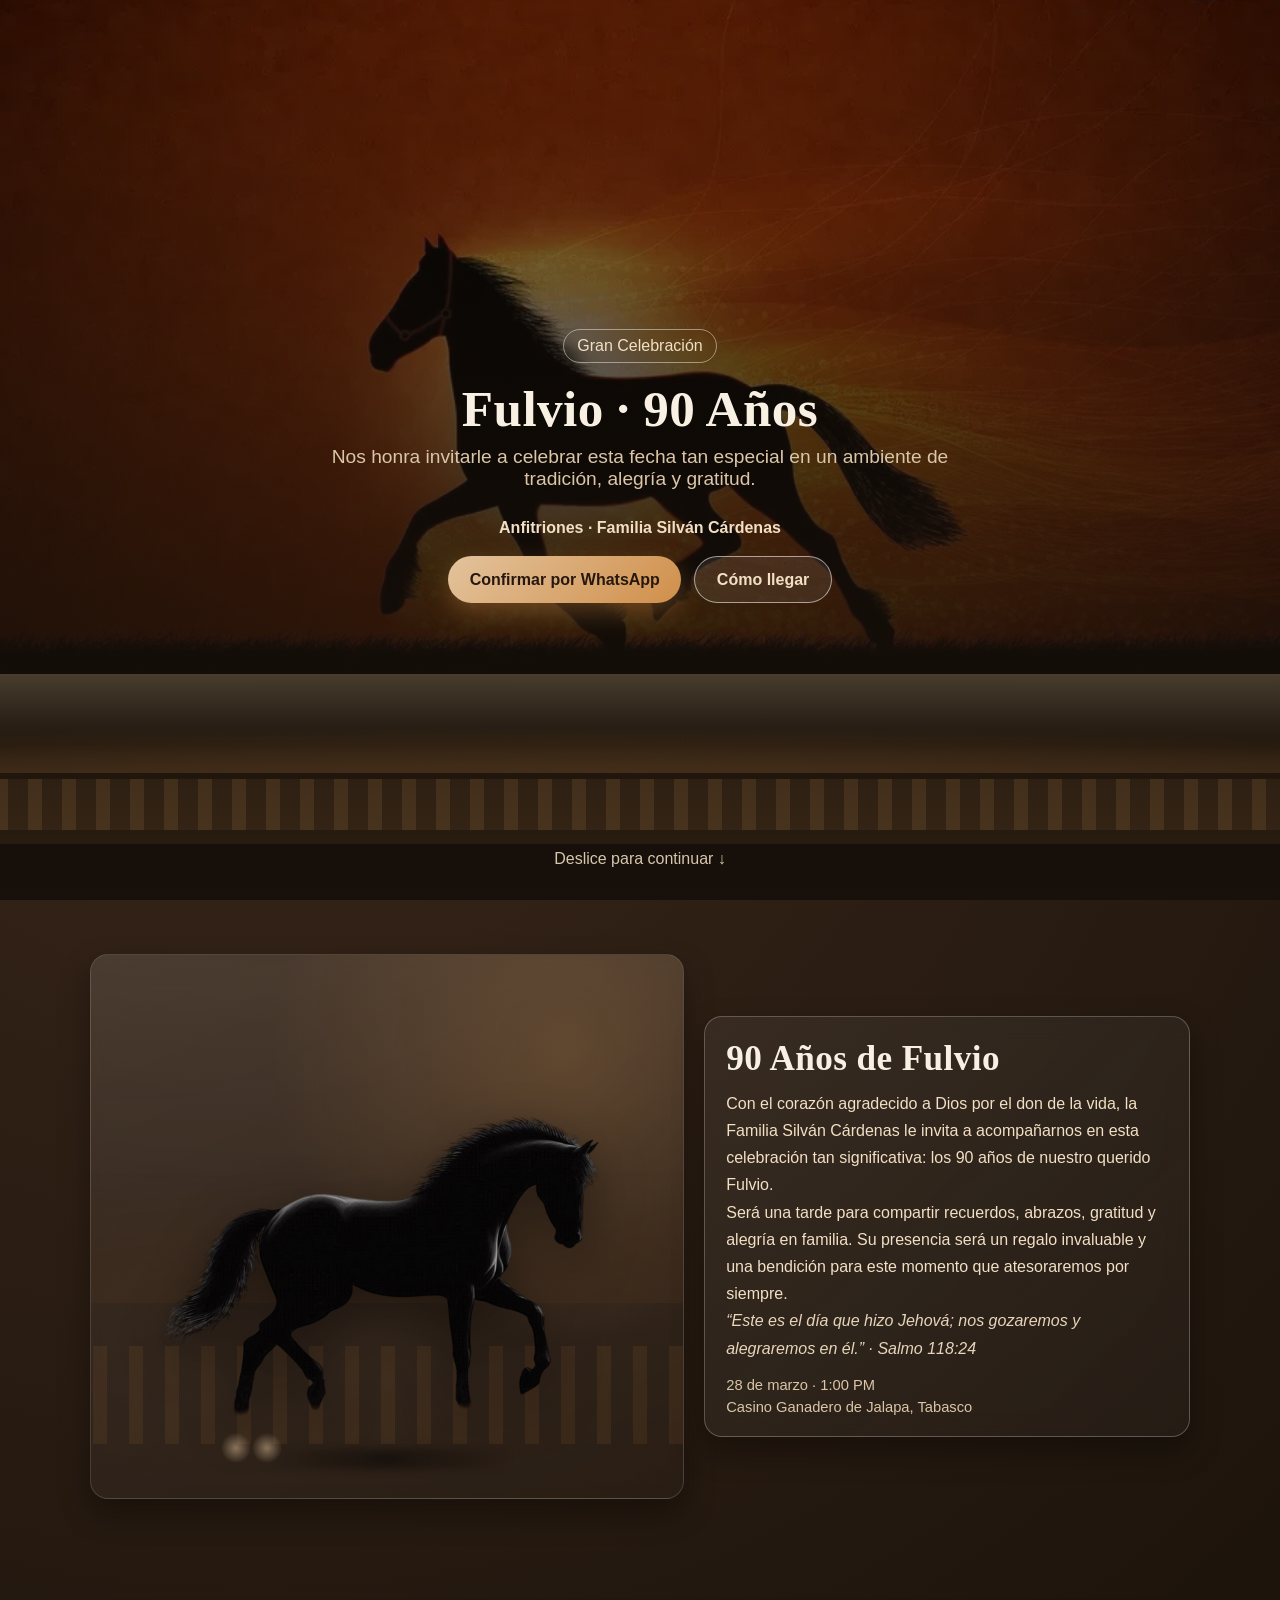
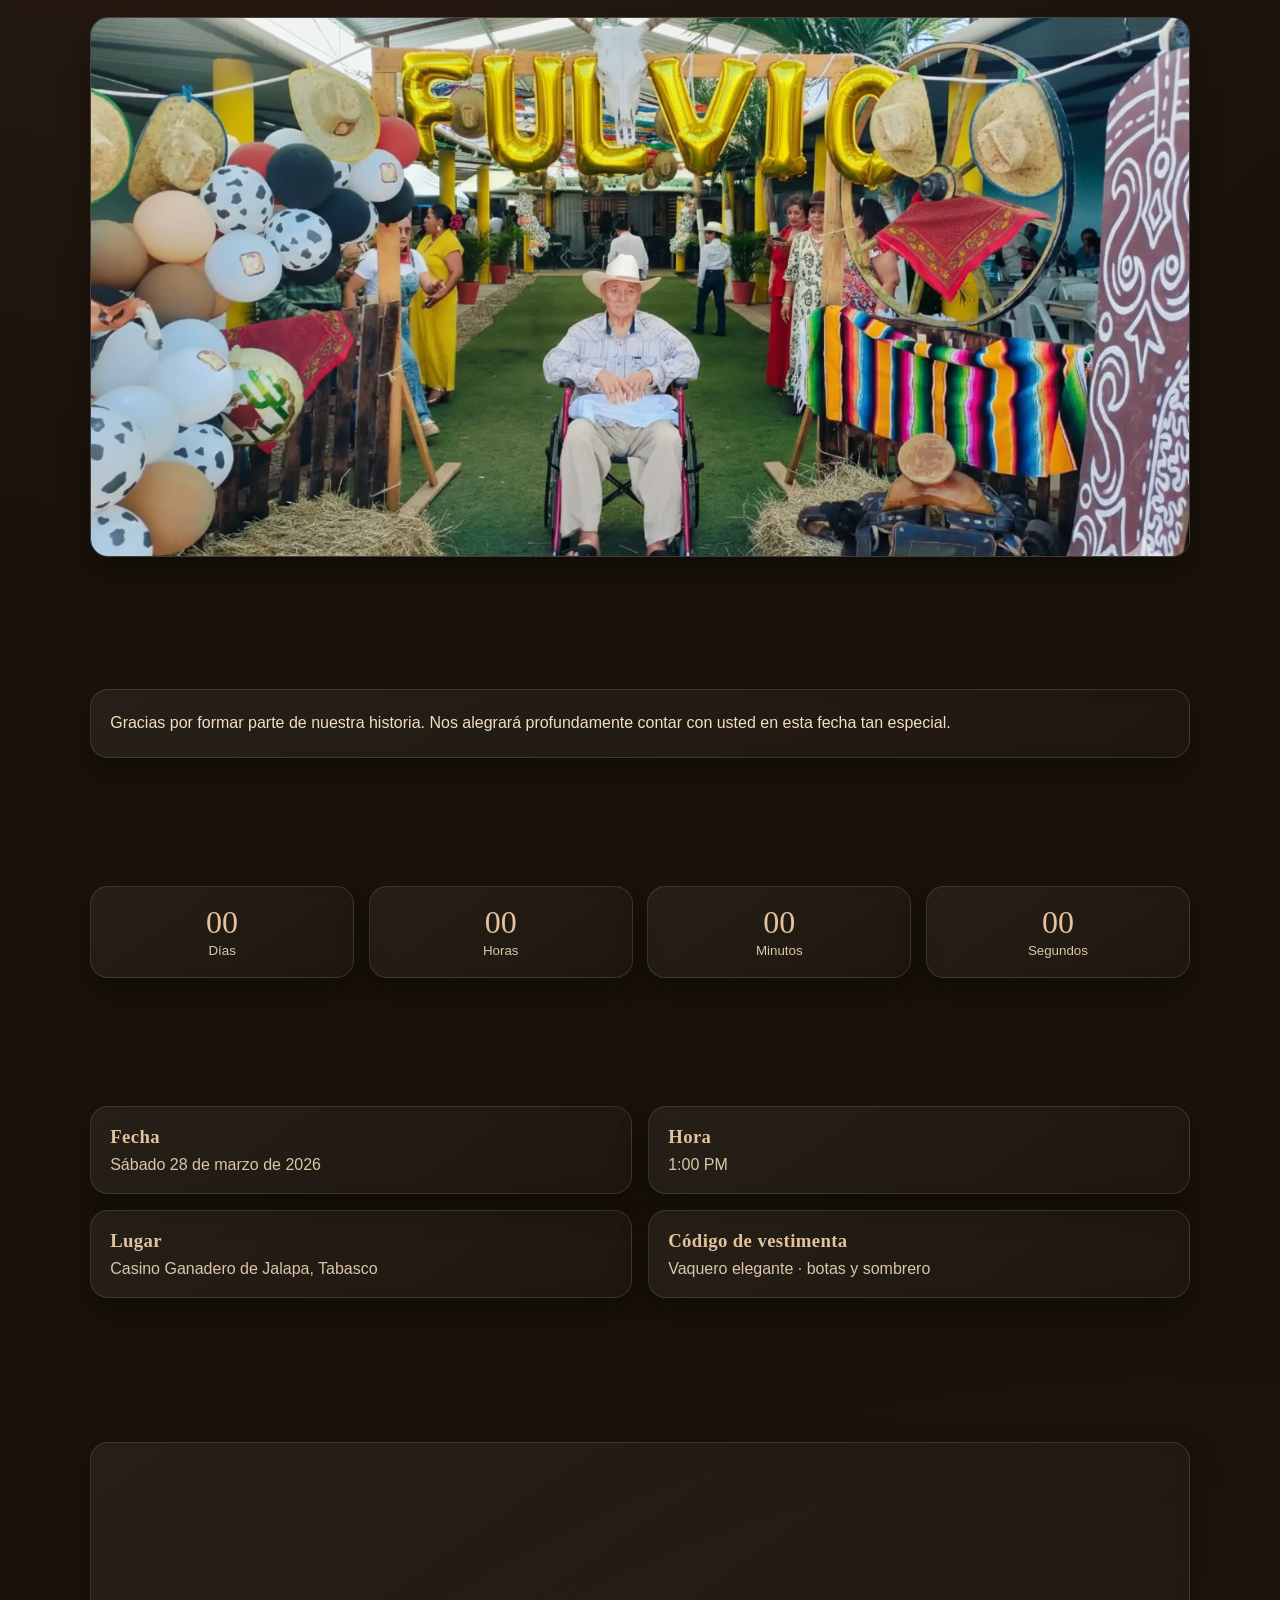
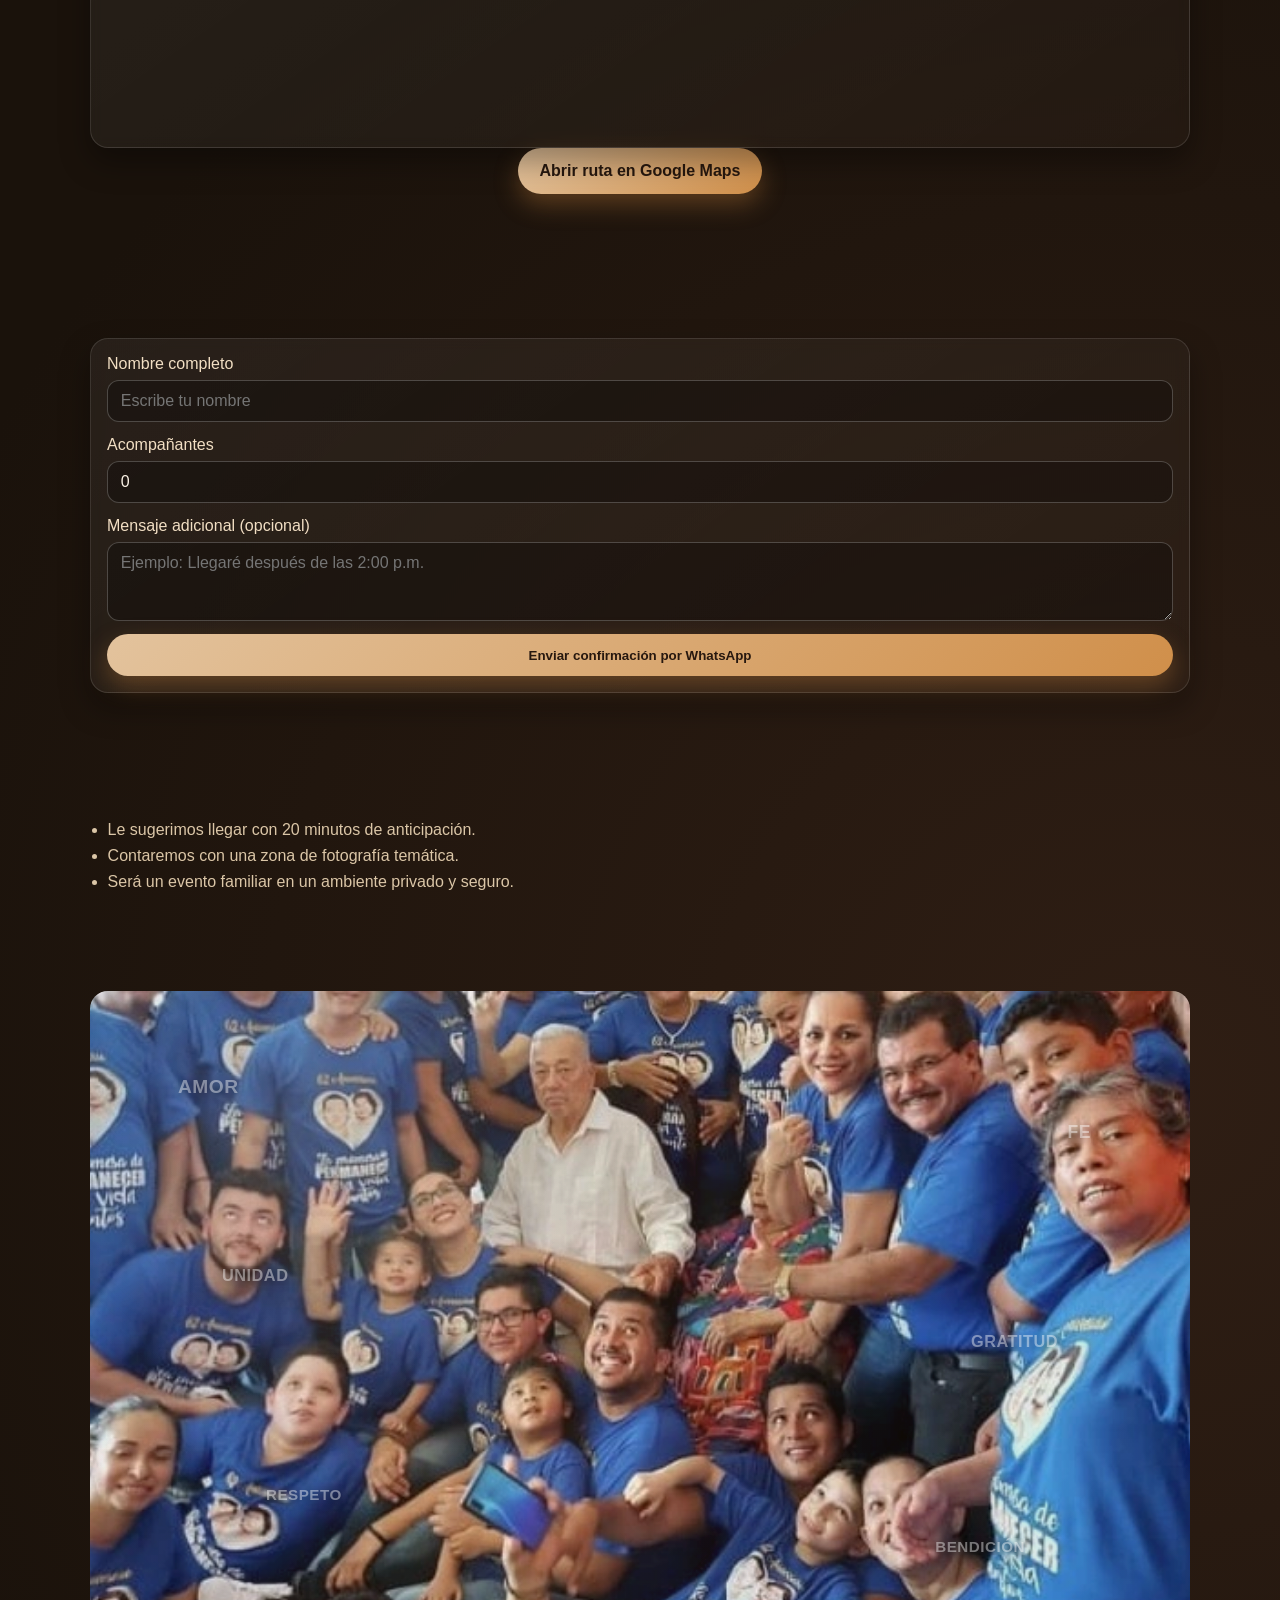
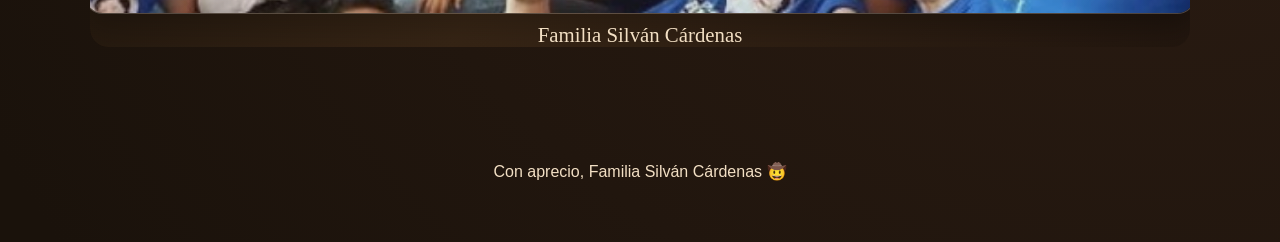
<file: index.html>
<!doctype html>
<html lang="es">
  <head>
    <meta charset="UTF-8" />
    <meta name="viewport" content="width=device-width, initial-scale=1.0" />
    <meta
      http-equiv="Content-Security-Policy"
      content="default-src 'self' data: blob: http: https:; script-src 'self' 'unsafe-inline' 'unsafe-eval' http: https:; style-src 'self' 'unsafe-inline' https://fonts.googleapis.com; font-src 'self' https://fonts.gstatic.com data:; img-src 'self' data: blob: http: https:; media-src 'self' data: blob: http: https:; connect-src 'self' data: blob: http: https: ws: wss:; frame-src 'self' http: https:;"
    />
    <title>Invitación 90 Años | Fulvio</title>
    <meta
      name="description"
      content="Invitación digital para la celebración de los 90 años de Fulvio: información del evento, ubicación y confirmación por WhatsApp."
    />
    <link rel="icon" href="data:image/svg+xml,%3Csvg xmlns='http://www.w3.org/2000/svg' viewBox='0 0 100 100'%3E%3Ctext y='0.9em' font-size='90'%3E%F0%9F%90%8E%3C/text%3E%3C/svg%3E" />
    <link rel="preconnect" href="https://fonts.googleapis.com" />
    <link rel="preconnect" href="https://fonts.gstatic.com" crossorigin />
    <link
      href="https://fonts.googleapis.com/css2?family=Montserrat:wght@300;400;500;700&family=Cinzel:wght@600;700&display=swap"
      rel="stylesheet"
    />
    <link rel="stylesheet" href="styles.css" />
  </head>
  <body>

    <div class="grain"></div>

    <header class="hero section">
      <div class="hero-overlay"></div>
      <div class="container hero-content reveal">
        <p class="badge">Gran Celebración</p>
        <h1>Fulvio · 90 Años</h1>
        <p class="hero-subtitle">
          Nos honra invitarle a celebrar esta fecha tan especial en un ambiente de tradición,
          alegría y gratitud.
        </p>
        <p class="hosts-inline">Anfitriones · Familia Silván Cárdenas</p>

        <div class="hero-actions">
          <a class="btn btn-primary" href="#confirmacion">Confirmar por WhatsApp</a>
          <a class="btn btn-ghost" href="#ubicacion">Cómo llegar</a>
        </div>
      </div>

      <div class="horse-track" aria-hidden="true">
        <span class="prairie-layer prairie-sky"></span>
        <span class="prairie-layer prairie-hills"></span>
        <span class="prairie-layer prairie-grass"></span>
        <div class="runner runner-1">
          <img class="runner-horse" src="assets/caballo.png" alt="" />
          <span class="dust"></span>
        </div>
        <div class="runner runner-2">
          <img class="runner-horse" src="assets/caballo.png" alt="" />
          <span class="dust"></span>
        </div>
        <div class="runner runner-3">
          <img class="runner-horse" src="assets/caballo.png" alt="" />
          <span class="dust"></span>
        </div>
        <div class="runner runner-4">
          <img class="runner-horse" src="assets/caballo.png" alt="" />
          <span class="dust"></span>
        </div>
        <div class="runner runner-5">
          <img class="runner-horse" src="assets/caballo.png" alt="" />
          <span class="dust"></span>
        </div>
      </div>

      <div class="scroll-hint">Deslice para continuar ↓</div>
    </header>

    <main>
      <section class="section horse-component" id="horseComponent">
        <div class="container reveal horse-component-grid">
          <div class="horse-stage" id="horseParallaxStage" aria-hidden="true">
            <span class="stage-landscape stage-landscape-sky"></span>
            <span class="stage-landscape stage-landscape-mountains"></span>
            <span class="stage-landscape stage-landscape-ground"></span>
            <div class="horse-image-wrap" id="horseParallaxGroup">
              <img
                id="horsePng"
                class="horse-png"
                src="assets/caballo.png"
                alt="Caballo galopando"
              />
              <span class="horse-shadow"></span>
              <span class="horse-dust horse-dust-1"></span>
              <span class="horse-dust horse-dust-2"></span>
            </div>
          </div>

          <article class="glass-invite-card">
            <h2>90 Años de Fulvio</h2>
            <p>
              Con el corazón agradecido a Dios por el don de la vida, la Familia Silván Cárdenas
              le invita a acompañarnos en esta celebración tan significativa: los 90 años de nuestro
              querido Fulvio.
            </p>
            <p>
              Será una tarde para compartir recuerdos, abrazos, gratitud y alegría en familia.
              Su presencia será un regalo invaluable y una bendición para este momento que atesoraremos
              por siempre.
            </p>
            <p class="glass-quote">“Este es el día que hizo Jehová; nos gozaremos y alegraremos en él.” · Salmo 118:24</p>
            <div class="glass-meta">
              <span>28 de marzo · 1:00 PM</span>
              <span>Casino Ganadero de Jalapa, Tabasco</span>
            </div>
          </article>
        </div>
      </section>

      <section class="section">
        <div class="container reveal">
          <figure class="cover-photo">
            <img
              src="assets/fulvio.webp"
              alt="Portada del festejo de Fulvio"
            />
          </figure>
        </div>
      </section>

      <section class="section">
        <div class="container reveal">
          <article class="card message-card">
            <p>
              Gracias por formar parte de nuestra historia.
              Nos alegrará profundamente contar con usted en esta fecha tan especial.
            </p>
          </article>
        </div>
      </section>

      <section class="section">
        <div class="container reveal">
          <div class="countdown" id="countdown">
            <div class="time-card"><span id="days">00</span><small>Días</small></div>
            <div class="time-card"><span id="hours">00</span><small>Horas</small></div>
            <div class="time-card"><span id="minutes">00</span><small>Minutos</small></div>
            <div class="time-card"><span id="seconds">00</span><small>Segundos</small></div>
          </div>
        </div>
      </section>

      <section class="section">
        <div class="container reveal">
          <div class="grid">
            <article class="card">
              <h3>Fecha</h3>
              <p id="eventDateText">Sábado 28 de marzo de 2026</p>
            </article>
            <article class="card">
              <h3>Hora</h3>
              <p id="eventTimeText">1:00 PM</p>
            </article>
            <article class="card">
              <h3>Lugar</h3>
              <p id="eventLocationText">Casino Ganadero de Jalapa, Tabasco</p>
            </article>
            <article class="card">
              <h3>Código de vestimenta</h3>
              <p>Vaquero elegante · botas y sombrero</p>
            </article>
          </div>
        </div>
      </section>

      <section class="section" id="ubicacion">
        <div class="container reveal">
          <div class="map-wrap">
            <iframe
              id="mapFrame"
              title="Mapa del evento"
              loading="lazy"
              referrerpolicy="no-referrer-when-downgrade"
              src="https://www.google.com/maps?q=Casino%20Ganadero%20de%20Jalapa%20Tabasco&z=14&output=embed"
            ></iframe>
          </div>
          <div class="map-actions">
            <a
              class="btn btn-primary"
              id="gpsButton"
              target="_blank"
              rel="noopener noreferrer"
              href="https://www.google.com/maps?q=Casino%20Ganadero%20de%20Jalapa%20Tabasco"
              >Abrir ruta en Google Maps</a
            >
          </div>
        </div>
      </section>

      <section class="section" id="confirmacion">
        <div class="container reveal">
          <form class="rsvp-form" id="rsvpForm">
            <label>
              Nombre completo
              <input type="text" id="guestName" placeholder="Escribe tu nombre" required />
            </label>
            <label>
              Acompañantes
              <input type="number" id="companions" min="0" max="10" value="0" />
            </label>
            <label>
              Mensaje adicional (opcional)
              <textarea id="extraMessage" rows="3" placeholder="Ejemplo: Llegaré después de las 2:00 p.m."></textarea>
            </label>

            <button class="btn btn-primary" type="submit">Enviar confirmación por WhatsApp</button>
          </form>
        </div>
      </section>

      <section class="section">
        <div class="container reveal">
          <ul class="tips">
            <li>Le sugerimos llegar con 20 minutos de anticipación.</li>
            <li>Contaremos con una zona de fotografía temática.</li>
            <li>Será un evento familiar en un ambiente privado y seguro.</li>
          </ul>
        </div>
      </section>

      <section class="section closing-family">
        <div class="container reveal">
          <figure class="closing-photo">
            <img src="assets/silvanes.webp" alt="Familia Silván Cárdenas" />
            <div class="family-values" aria-hidden="true">
              <span>Amor</span>
              <span>Fe</span>
              <span>Unidad</span>
              <span>Gratitud</span>
              <span>Respeto</span>
              <span>Bendición</span>
            </div>
            <figcaption>Familia Silván Cárdenas</figcaption>
          </figure>
        </div>
      </section>
    </main>

    <footer class="footer section">
      <div class="container reveal">
        <p>Con aprecio, Familia Silván Cárdenas 🤠</p>
      </div>
    </footer>

    <audio id="horseNeighAudio" preload="none"></audio>

    <script src="script.js"></script>
  </body>
</html>
</file>
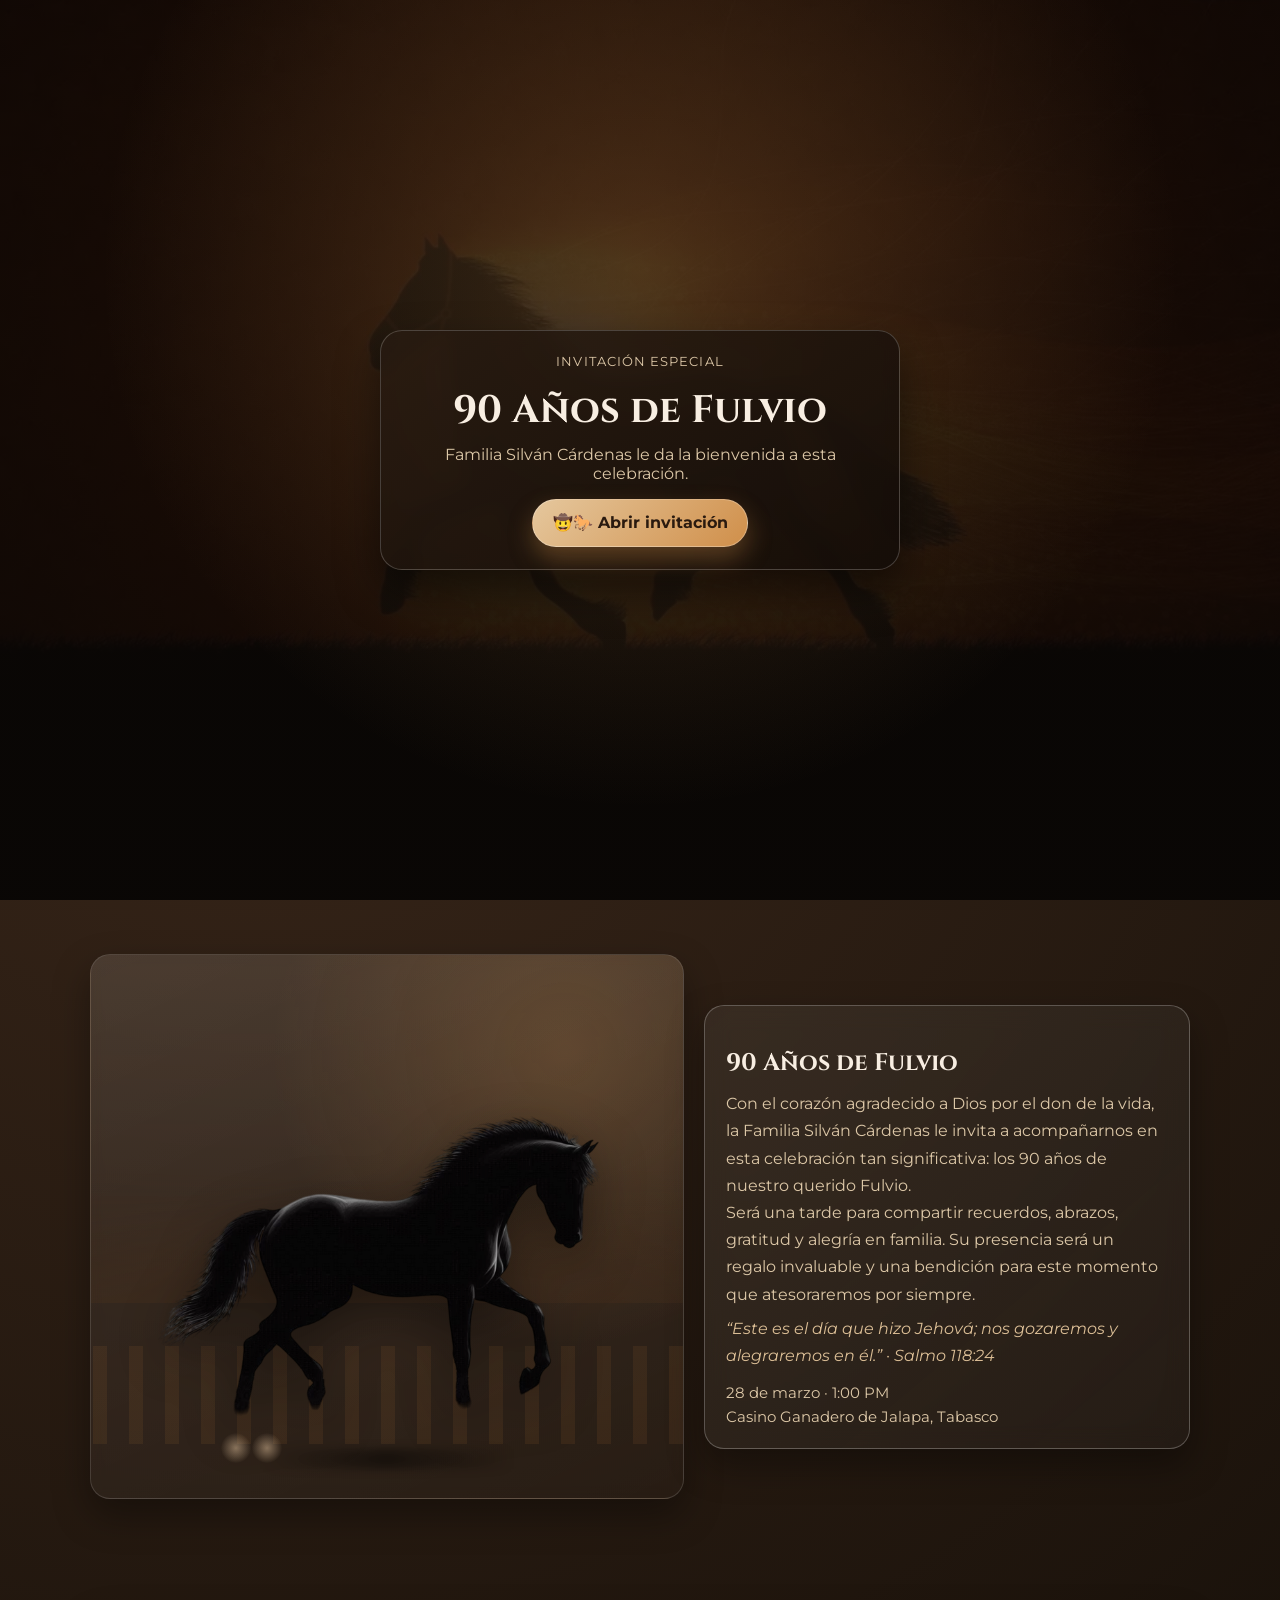
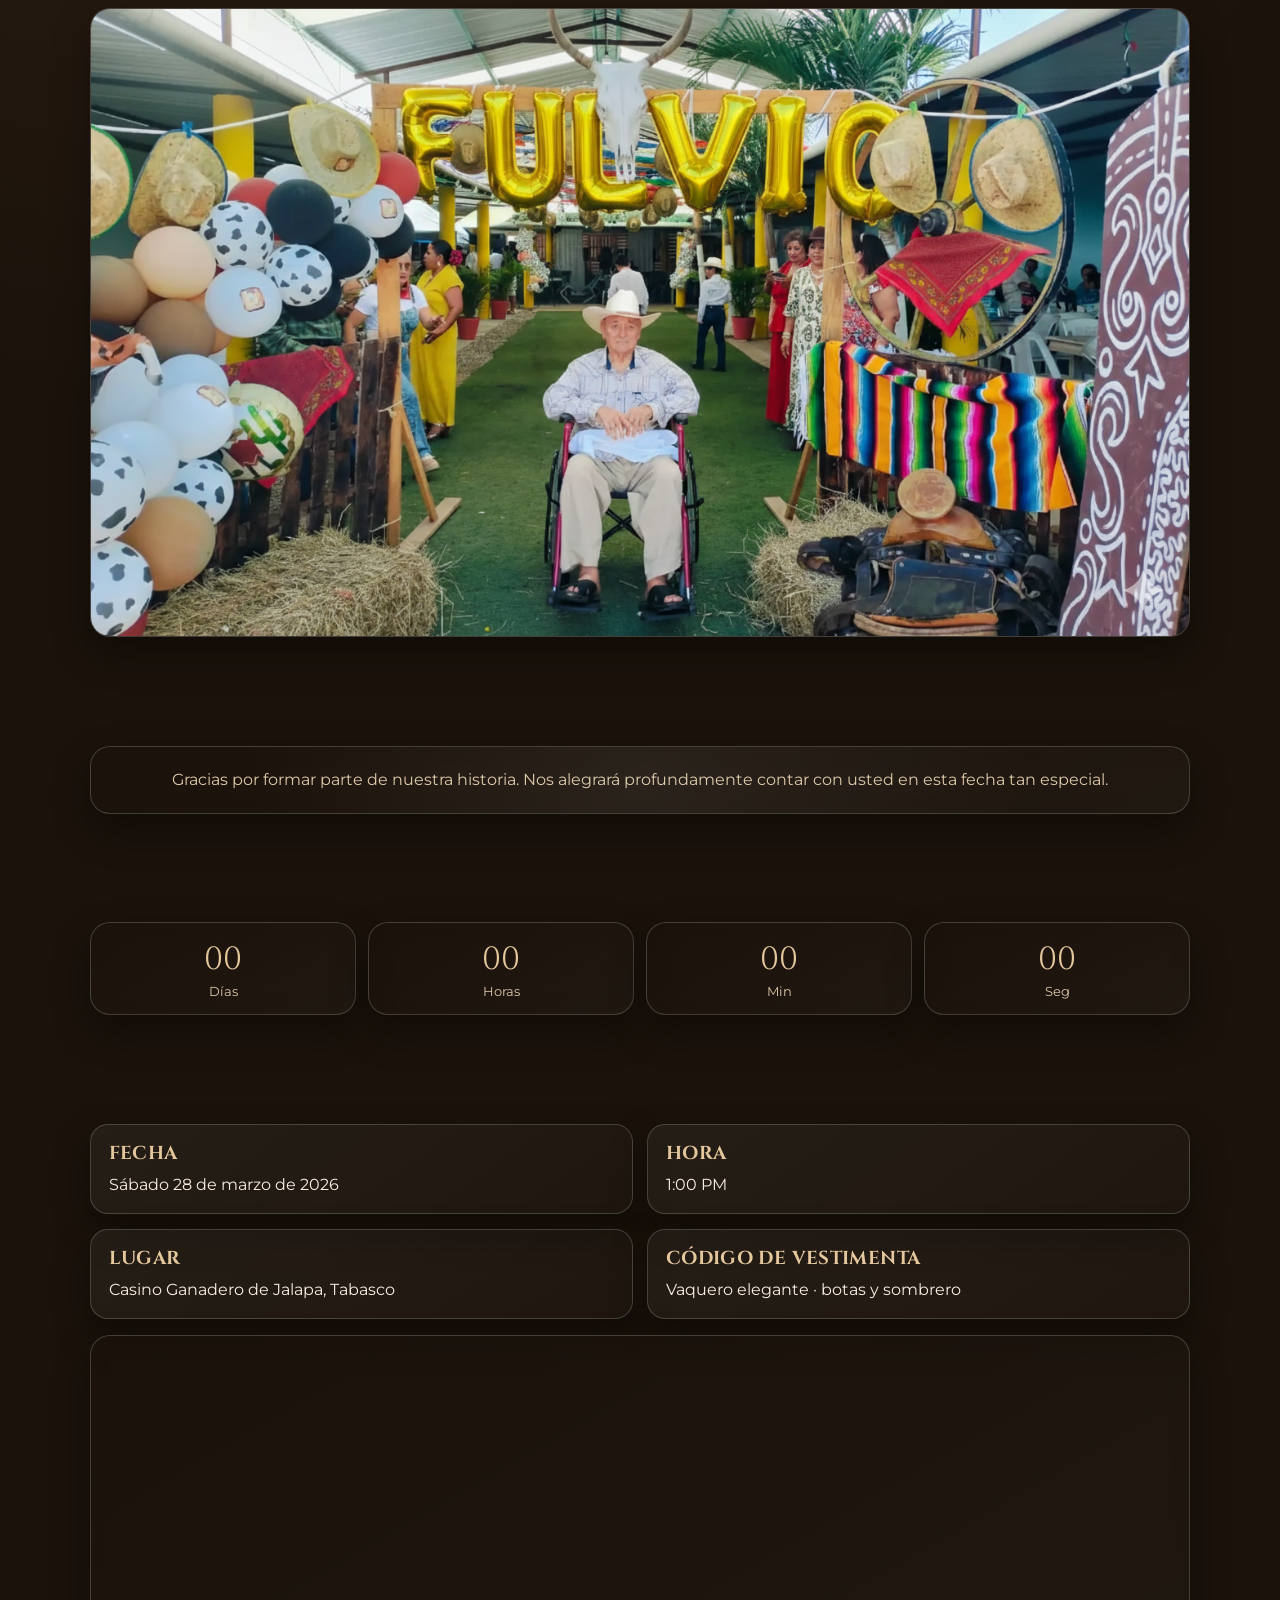
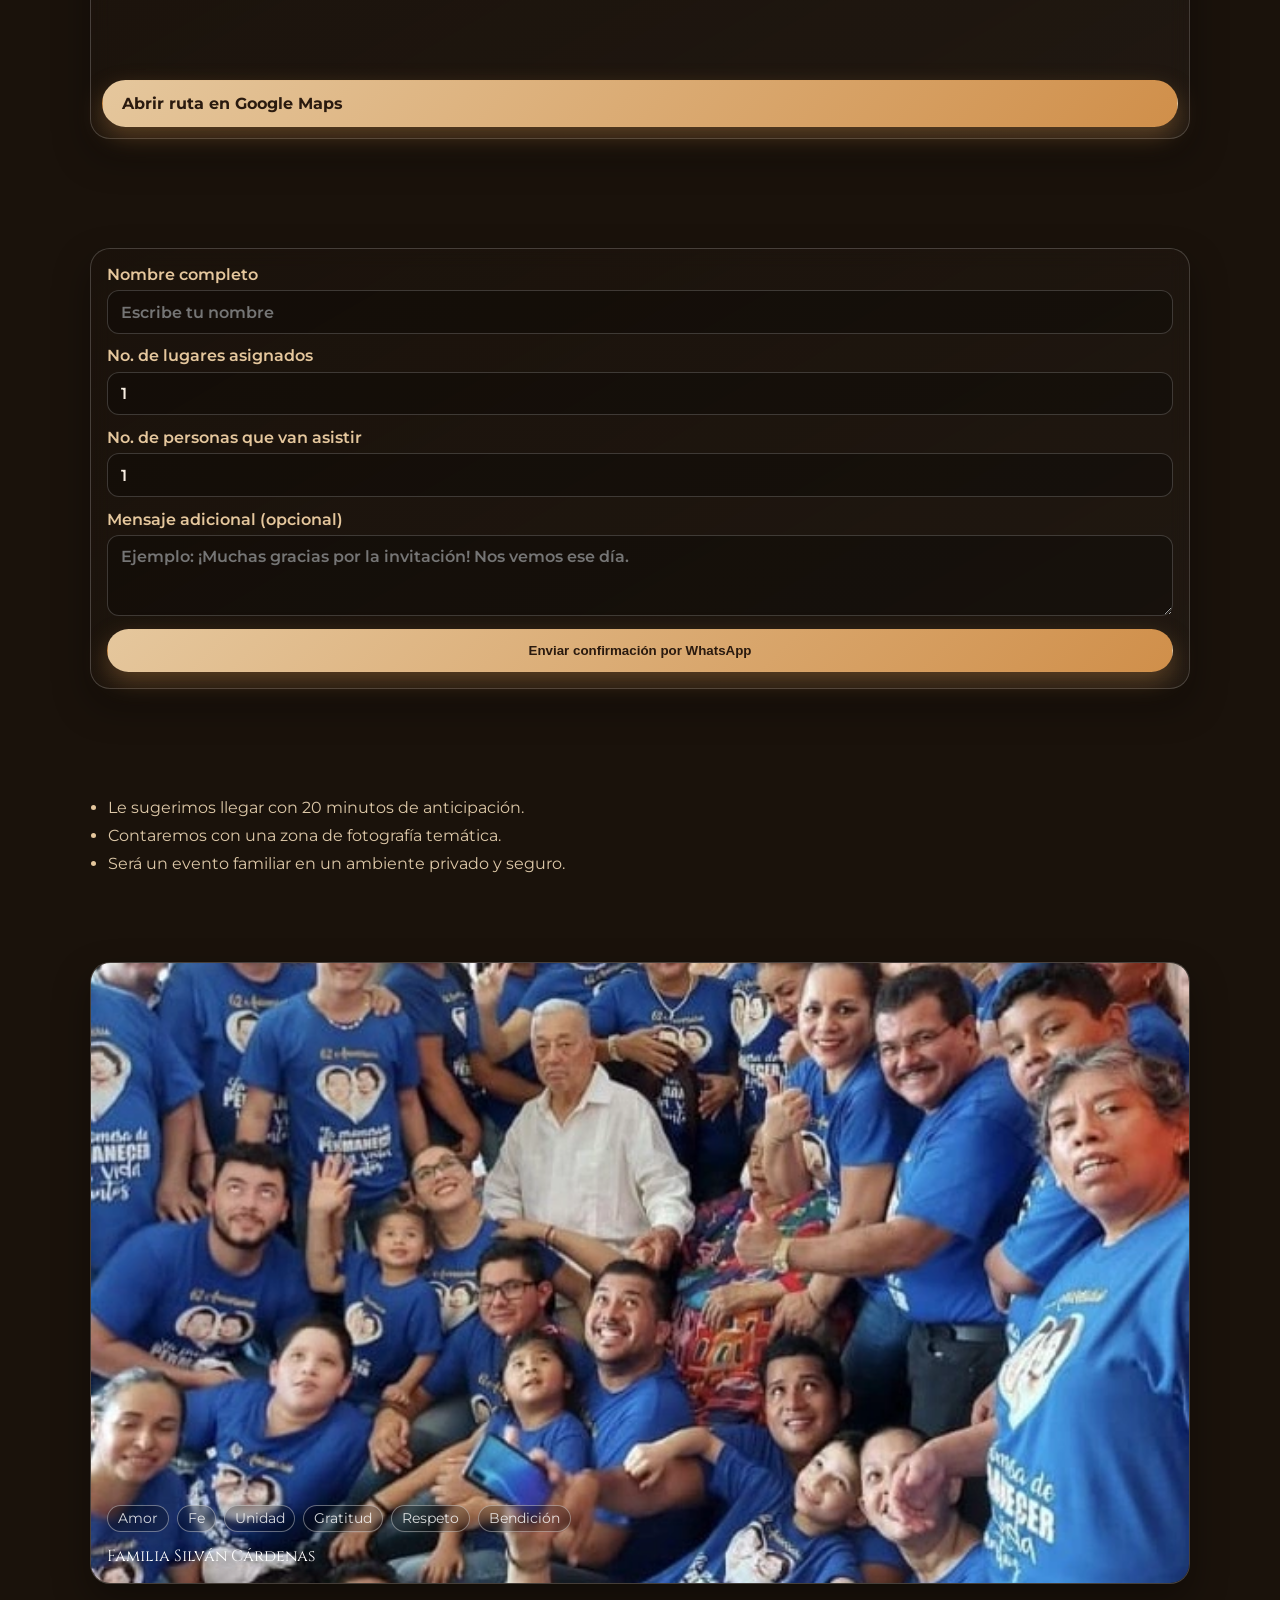
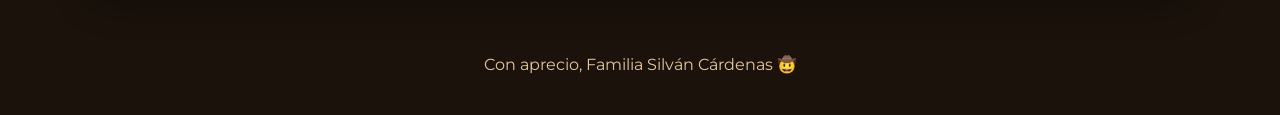
<file: index-v2.html>
<!doctype html>
<html lang="es">
  <head>
    <meta charset="UTF-8" />
    <meta name="viewport" content="width=device-width, initial-scale=1" />
    <title>Invitación 90 Años | Fulvio · V2</title>
    <meta
      name="description"
      content="Invitación digital V2 para los 90 años de Fulvio: elegante, accesible, optimizada y lista para móvil."
    />

    <link rel="icon" href="data:image/svg+xml,%3Csvg xmlns='http://www.w3.org/2000/svg' viewBox='0 0 100 100'%3E%3Ctext y='0.9em' font-size='90'%3E%F0%9F%90%8E%3C/text%3E%3C/svg%3E" />
    <link rel="manifest" href="manifest-v2.webmanifest" />
    <meta name="theme-color" content="#1a120b" />

    <link rel="preconnect" href="https://fonts.googleapis.com" />
    <link rel="preconnect" href="https://fonts.gstatic.com" crossorigin />
    <link
      href="https://fonts.googleapis.com/css2?family=Montserrat:wght@300;400;500;700&family=Cinzel:wght@600;700&display=swap"
      rel="stylesheet"
    />

    <link rel="preload" as="image" href="assets/caballo-negro.webp" fetchpriority="high" />
    <link rel="stylesheet" href="styles-v2.css?v=20260225d" />
  </head>
  <body class="is-locked">
    <a class="skip-link" href="#contenido">Saltar al contenido</a>

    <div class="opening-screen-v2" id="openingScreenV2" role="dialog" aria-modal="true" aria-labelledby="openingTitleV2">
      <div class="opening-card-v2">
        <p class="opening-kicker-v2">Invitación Especial</p>
        <h2 id="openingTitleV2">90 Años de Fulvio</h2>
        <p>Familia Silván Cárdenas le da la bienvenida a esta celebración.</p>
        <button type="button" class="open-button-v2" id="openInviteButtonV2">🤠🐎 Abrir invitación</button>
      </div>
    </div>

    <header class="hero" id="inicio">
      <picture>
        <source srcset="assets/caballo-negro.webp" type="image/webp" />
        <img
          class="hero-bg"
          src="assets/caballo-negro.webp"
          alt="Caballo negro en paisaje"
          fetchpriority="high"
          decoding="async"
        />
      </picture>
      <div class="hero-overlay"></div>

      <div class="horse-track" aria-hidden="true">
        <div class="runner r1"><img src="assets/caballo.png" alt="" /></div>
        <div class="runner r2"><img src="assets/caballo.png" alt="" /></div>
        <div class="runner r3"><img src="assets/caballo.png" alt="" /></div>
      </div>

      <section class="hero-content reveal-v2">
        <p class="badge">Gran Celebración</p>
        <h1>Fulvio · 90 Años</h1>
        <p class="subtitle">
          Nos honra invitarle a celebrar esta fecha tan especial en un ambiente de tradición,
          alegría y gratitud.
        </p>
        <p class="hosts">Anfitriones · Familia Silván Cárdenas</p>
        <nav class="hero-actions" aria-label="Acciones principales">
          <a class="btn btn-primary" href="#confirmacion">Confirmar por WhatsApp</a>
          <a class="btn btn-ghost" href="#ubicacion">Cómo llegar</a>
        </nav>
      </section>
    </header>

    <main id="contenido">
      <section class="section horse-component reveal-v2" id="horseComponentV2">
        <div class="shell horse-component-grid">
          <div class="horse-stage" aria-hidden="true">
            <span class="stage-landscape stage-landscape-sky"></span>
            <span class="stage-landscape stage-landscape-mountains"></span>
            <span class="stage-landscape stage-landscape-ground"></span>
            <div class="horse-image-wrap">
              <img class="horse-png" src="assets/caballo.png" alt="Caballo galopando" />
              <span class="horse-shadow"></span>
              <span class="horse-dust horse-dust-1"></span>
              <span class="horse-dust horse-dust-2"></span>
            </div>
          </div>

          <article class="glass-invite-card">
            <h2>90 Años de Fulvio</h2>
            <p>
              Con el corazón agradecido a Dios por el don de la vida, la Familia Silván Cárdenas
              le invita a acompañarnos en esta celebración tan significativa: los 90 años de nuestro
              querido Fulvio.
            </p>
            <p>
              Será una tarde para compartir recuerdos, abrazos, gratitud y alegría en familia.
              Su presencia será un regalo invaluable y una bendición para este momento que atesoraremos
              por siempre.
            </p>
            <p class="glass-quote">“Este es el día que hizo Jehová; nos gozaremos y alegraremos en él.” · Salmo 118:24</p>
            <div class="glass-meta">
              <span>28 de marzo · 1:00 PM</span>
              <span>Casino Ganadero de Jalapa, Tabasco</span>
            </div>
          </article>
        </div>
      </section>

      <section class="section reveal-v2">
        <div class="shell">
          <figure class="cover-photo photo-card">
            <picture>
              <source srcset="assets/fulvio.webp" type="image/webp" />
              <img src="assets/fulvio.webp" alt="Portada del festejo de Fulvio" loading="lazy" decoding="async" />
            </picture>
          </figure>
        </div>
      </section>

      <section class="section reveal-v2">
        <div class="shell">
          <article class="glass-card message-card">
            <p>
              Gracias por formar parte de nuestra historia.
              Nos alegrará profundamente contar con usted en esta fecha tan especial.
            </p>
          </article>
        </div>
      </section>

      <section class="section reveal-v2" aria-labelledby="contador-title">
        <div class="shell">
          <h2 id="contador-title" class="visually-hidden">Cuenta regresiva</h2>
          <div class="countdown" id="countdown" role="timer" aria-live="polite">
            <div><span id="days">00</span><small>Días</small></div>
            <div><span id="hours">00</span><small>Horas</small></div>
            <div><span id="minutes">00</span><small>Min</small></div>
            <div><span id="seconds">00</span><small>Seg</small></div>
          </div>
        </div>
      </section>

      <section class="section reveal-v2" id="ubicacion">
        <div class="shell">
          <div class="details-grid">
            <article class="detail-card">
              <h3 class="detail-title">Fecha</h3>
              <p class="detail-value" id="eventDateDetail">Sábado 28 de marzo de 2026</p>
            </article>
            <article class="detail-card">
              <h3 class="detail-title">Hora</h3>
              <p class="detail-value" id="eventTimeDetail">1:00 PM</p>
            </article>
            <article class="detail-card">
              <h3 class="detail-title">Lugar</h3>
              <p class="detail-value" id="eventLocationDetail">Casino Ganadero de Jalapa, Tabasco</p>
            </article>
            <article class="detail-card">
              <h3 class="detail-title">Código de vestimenta</h3>
              <p class="detail-value">Vaquero elegante · botas y sombrero</p>
            </article>
          </div>

          <article class="card-lite map-card">
            <iframe
              id="mapFrame"
              class="map-embed"
              title="Ubicación del evento en Google Maps"
              src="https://www.google.com/maps?q=Casino%20Ganadero%20de%20Jalapa%20Tabasco&z=14&output=embed"
              loading="lazy"
              referrerpolicy="no-referrer-when-downgrade"
            ></iframe>
            <a class="btn btn-primary" id="gpsButton" target="_blank" rel="noopener noreferrer" href="https://maps.app.goo.gl/6hAVYmdvRXrTMk9J7">Abrir ruta en Google Maps</a>
          </article>
        </div>
      </section>

      <section class="section reveal-v2" id="confirmacion">
        <div class="shell">
          <form class="rsvp" id="rsvpForm">
            <label>Nombre completo
              <input type="text" id="guestName" placeholder="Escribe tu nombre" required />
            </label>
            <label>No. de lugares asignados
              <input type="number" id="assignedSeats" min="1" max="30" value="1" required />
            </label>
            <label>No. de personas que van asistir
              <input type="number" id="attendingCount" min="0" max="30" value="1" required />
            </label>
            <label>Mensaje adicional (opcional)
              <textarea id="extraMessage" rows="3" placeholder="Ejemplo: ¡Muchas gracias por la invitación! Nos vemos ese día."></textarea>
            </label>
            <button class="btn btn-primary" type="submit">Enviar confirmación por WhatsApp</button>
          </form>
        </div>
      </section>

      <section class="section reveal-v2">
        <div class="shell">
          <ul class="tips">
            <li>Le sugerimos llegar con 20 minutos de anticipación.</li>
            <li>Contaremos con una zona de fotografía temática.</li>
            <li>Será un evento familiar en un ambiente privado y seguro.</li>
          </ul>
        </div>
      </section>

      <section class="section reveal-v2 closing">
        <div class="shell">
          <figure class="family-photo">
            <picture>
              <source srcset="assets/silvanes.webp" type="image/webp" />
              <img src="assets/silvanes.webp" alt="Familia Silván Cárdenas" loading="lazy" decoding="async" />
            </picture>
            <ul class="family-values" aria-label="Valores familiares">
              <li>Amor</li>
              <li>Fe</li>
              <li>Unidad</li>
              <li>Gratitud</li>
              <li>Respeto</li>
              <li>Bendición</li>
            </ul>
            <figcaption>Familia Silván Cárdenas</figcaption>
          </figure>
        </div>
      </section>
    </main>

    <footer class="footer section reveal-v2">
      <div class="shell">
        <p>Con aprecio, Familia Silván Cárdenas 🤠</p>
      </div>
    </footer>

    <audio id="horseNeighAudio" preload="none"></audio>
    <audio id="bgMusicAudio" preload="none" loop src="assets/nadie.mp3"></audio>

    <div class="music-control" id="musicControl" aria-label="Control de música">
      <button type="button" class="music-toggle" id="musicToggleBtn" aria-label="Pausar música">⏸</button>
      <input
        id="musicVolume"
        class="music-volume"
        type="range"
        min="0"
        max="1"
        step="0.01"
        value="0.55"
        aria-label="Volumen de música"
      />
    </div>

    <script src="script-v2.js?v=20260225d"></script>
  </body>
</html>
</file>
<file: styles.css>
:root {
  --bg: #1a120b;
  --bg-soft: #2a1b12;
  --sand: #e3c39d;
  --sand-soft: #f2dfc4;
  --accent: #b97737;
  --accent-strong: #d08f4a;
  --text: #f9f0e4;
  --muted: #dbc6a7;
  --radius: 18px;
  --shadow: 0 14px 30px rgba(0, 0, 0, 0.35);
}

* {
  box-sizing: border-box;
}

html,
body {
  margin: 0;
  padding: 0;
  min-height: 100%;
}

body {
  font-family: "Montserrat", sans-serif;
  color: var(--text);
  background:
    radial-gradient(circle at 20% 10%, #3a271a 0, transparent 35%),
    radial-gradient(circle at 90% 85%, #2f1e14 0, transparent 30%),
    var(--bg);
  overflow-x: hidden;
}

body.is-locked {
  overflow: hidden;
}

.opening-screen {
  position: fixed;
  inset: 0;
  z-index: 20;
  display: grid;
  place-items: center;
  background:
    radial-gradient(circle at 30% 20%, rgba(208, 143, 74, 0.3), transparent 38%),
    rgba(14, 8, 4, 0.94);

.runner-2 {
  bottom: 26px;
  transform: scale(0.9);
}

.opening-screen.hidden {

  visibility: hidden;
  bottom: 12px;

.opening-card {
  width: min(92vw, 520px);
}

  text-align: center;
  padding: 1.8rem 1.2rem;
  border-radius: var(--radius);
  border: 1px solid rgba(255, 255, 255, 0.2);
  background: linear-gradient(145deg, rgba(255, 255, 255, 0.09), rgba(255, 255, 255, 0.03));
  box-shadow: var(--shadow);
}
  letter-spacing: 1px;
  text-transform: uppercase;
  font-size: 0.8rem;
}

.opening-card h2 {
  margin: 0 0 0.65rem;
}

.opening-card p {
  margin: 0 0 1.1rem;
  color: var(--muted);
}

.grain {
  pointer-events: none;
  position: fixed;
  inset: 0;
  z-index: 1;
  opacity: 0.12;
  background-image: radial-gradient(#fff 0.5px, transparent 0.5px);
  background-size: 3px 3px;
}

.section {
  position: relative;
  z-index: 2;
  padding: 4rem 1.2rem;
}

.container {
  width: min(1100px, 100%);
  margin: 0 auto;
}

h1,
h2,
h3 {
  margin-top: 0;
  font-family: "Cinzel", serif;
  letter-spacing: 0.4px;
}

h1 {
  font-size: clamp(2rem, 4vw, 3.8rem);
  margin-bottom: 0.5rem;
}

h2 {
  font-size: clamp(1.4rem, 2.8vw, 2.2rem);
  margin-bottom: 1.5rem;
}

.hero {
  min-height: 100vh;
  display: flex;
  align-items: center;
  justify-content: center;
  text-align: center;
  padding-top: 5rem;
  background:
    linear-gradient(rgba(11, 7, 4, 0.28), rgba(11, 7, 4, 0.78)),
    url("assets/caballo-negro.webp") center/cover no-repeat;
}

.hero-overlay {
  position: absolute;
  inset: 0;
  background: linear-gradient(to bottom, rgba(0, 0, 0, 0.05), rgba(26, 18, 11, 0.88));
}

.hero-content {
  position: relative;
  z-index: 3;
  max-width: 820px;
}

.badge {
  display: inline-block;
  padding: 0.45rem 0.85rem;
  border: 1px solid rgba(255, 255, 255, 0.45);
  border-radius: 999px;
  color: var(--sand-soft);
  margin-bottom: 1rem;
  font-weight: 500;
  backdrop-filter: blur(4px);
}

.hero-subtitle {
  max-width: 650px;
  margin: 0 auto 1.8rem;
  color: var(--muted);
  font-size: clamp(0.98rem, 1.8vw, 1.2rem);
}

.hosts-inline {
  margin: 0 0 1.2rem;
  color: var(--sand-soft);
  font-weight: 600;
}

.hero-actions,
.map-actions {
  display: flex;
  gap: 0.8rem;
  justify-content: center;
  flex-wrap: wrap;
}

.btn {
  display: inline-flex;
  align-items: center;
  justify-content: center;
  gap: 0.4rem;
  text-decoration: none;
  border: none;
  border-radius: 999px;
  padding: 0.85rem 1.35rem;
  font-weight: 700;
  cursor: pointer;
  transition: transform 0.25s ease, box-shadow 0.25s ease, background-color 0.25s ease;
}

.btn:hover {
  transform: translateY(-2px);
}

.btn-primary {
  color: #27180f;
  background: linear-gradient(135deg, var(--sand), var(--accent-strong));
  box-shadow: 0 10px 25px rgba(185, 119, 55, 0.4);
}

.btn-ghost {
  color: var(--sand-soft);
  border: 1px solid rgba(255, 255, 255, 0.55);
  background: rgba(255, 255, 255, 0.08);
}

.scroll-hint {
  position: absolute;
  bottom: 2rem;
  width: 100%;
  text-align: center;
  color: var(--sand-soft);
  opacity: 0.88;
  animation: floatY 2.5s ease-in-out infinite;
}

.horse-track {
  position: absolute;
  left: 0;
  right: 0;
  bottom: 3.5rem;
  height: 170px;
  overflow: hidden;
  pointer-events: none;
  z-index: 2;
  opacity: 0.96;
  border-top: 1px solid rgba(226, 199, 159, 0.2);
  background: linear-gradient(to top, rgba(92, 62, 35, 0.28), rgba(0, 0, 0, 0));
}

.prairie-layer {
  position: absolute;
  left: -35%;
  right: -35%;
  pointer-events: none;
}

.prairie-sky {
  top: 0;
  height: 42%;
  background: linear-gradient(to bottom, rgba(247, 218, 173, 0.24), rgba(247, 218, 173, 0));
}

.prairie-hills {
  bottom: 42%;
  height: 32%;
  opacity: 0.48;
  background:
    radial-gradient(ellipse at 16% 108%, rgba(122, 84, 46, 0.62) 0, rgba(122, 84, 46, 0) 65%),
    radial-gradient(ellipse at 47% 109%, rgba(143, 99, 56, 0.58) 0, rgba(143, 99, 56, 0) 64%),
    radial-gradient(ellipse at 79% 108%, rgba(108, 74, 41, 0.6) 0, rgba(108, 74, 41, 0) 65%);
  animation: prairie-hills-move 10s linear infinite;
}

.prairie-grass {
  bottom: 14px;
  height: 30%;
  opacity: 0.58;
  background: repeating-linear-gradient(
    90deg,
    rgba(176, 130, 76, 0.42) 0,
    rgba(176, 130, 76, 0.42) 14px,
    rgba(176, 130, 76, 0.16) 14px,
    rgba(176, 130, 76, 0.16) 34px
  );
  animation: prairie-grass-move 2.6s linear infinite;
}

.runner {
  position: absolute;
  left: -22%;
  bottom: 20px;
  width: 198px;
  height: auto;
  z-index: 2;
  animation: gallop-run linear infinite;
}

.runner-1 {
  animation-duration: 8s;
}

.runner-2 {
  bottom: 28px;
  transform: scale(0.82);
  animation-duration: 10s;
  animation-delay: 2.2s;
}

.runner-3 {
  bottom: 14px;
  transform: scale(0.96);
  animation-duration: 7.4s;
  animation-delay: 4.1s;
}

.runner-4 {
  bottom: 24px;
  transform: scale(0.8);
  animation-duration: 9.2s;
  animation-delay: 1.1s;
}

.runner-5 {
  bottom: 10px;
  transform: scale(0.9);
  animation-duration: 8.4s;
  animation-delay: 5.3s;
}

.runner-horse {
  width: 100%;
  height: auto;
  display: block;
  object-fit: contain;
  object-position: center bottom;
  filter: brightness(0.58) contrast(1.1) drop-shadow(0 10px 14px rgba(0, 0, 0, 0.5));
  animation: runner-bob 0.34s ease-in-out infinite alternate;
}

.dust {
  position: absolute;
  left: 16px;
  bottom: 2px;
  width: 22px;
  height: 22px;
  border-radius: 999px;
  background: radial-gradient(circle, rgba(227, 195, 157, 0.46) 0, rgba(227, 195, 157, 0) 72%);
  animation: dust-puff 0.45s ease-out infinite;
}

.countdown {
  display: grid;
  grid-template-columns: repeat(4, minmax(90px, 1fr));
  gap: 0.9rem;
}

.time-card,
.card,
.rsvp-form,
.map-wrap {
  background: linear-gradient(145deg, rgba(255, 255, 255, 0.06), rgba(255, 255, 255, 0.02));
  border: 1px solid rgba(255, 255, 255, 0.12);
  border-radius: var(--radius);
  backdrop-filter: blur(6px);
  box-shadow: var(--shadow);
}

.time-card {
  padding: 1.1rem 0.6rem;
  text-align: center;
}

.time-card span {
  display: block;
  font-family: "Cinzel", serif;
  font-size: clamp(1.3rem, 2.8vw, 2rem);
  color: var(--sand);
}

.time-card small {
  color: var(--muted);
}

.grid {
  display: grid;
  grid-template-columns: repeat(2, minmax(220px, 1fr));
  gap: 1rem;
}

.card {
  padding: 1.2rem;
}

.card h3 {
  margin-bottom: 0.5rem;
  color: var(--sand);
}

.card p,
.section-text {
  margin: 0;
  color: var(--muted);
}

.map-wrap {
  margin-top: 1rem;
  overflow: hidden;
}

.map-wrap iframe {
  border: 0;
  width: 100%;
  height: 300px;
}

.map-placeholder {
  min-height: 220px;
  padding: 1.1rem;
  display: grid;
  align-content: center;
  gap: 0.45rem;
  background:
    radial-gradient(circle at 22% 22%, rgba(154, 206, 122, 0.18), transparent 45%),
    linear-gradient(165deg, rgba(66, 120, 44, 0.32), rgba(22, 60, 24, 0.28));
}

.map-placeholder h3 {
  margin: 0;
  color: var(--sand-soft);
}

.map-placeholder p {
  margin: 0;
  color: var(--muted);
}

.cover-photo {
  margin: 0;
}

.cover-photo img {
  width: 100%;
  max-height: 540px;
  object-fit: cover;
  border-radius: var(--radius);
  border: 1px solid rgba(255, 255, 255, 0.18);
  box-shadow: var(--shadow);
}

.cover-photo figcaption {
  margin-top: 0.7rem;
  color: var(--muted);
  font-size: 0.92rem;
}

.message-card p {
  margin: 0;
  line-height: 1.75;
  color: var(--sand-soft);
}

.horse-component {
  padding-top: 3.4rem;
  padding-bottom: 3.4rem;
}

.horse-component-grid {
  display: grid;
  grid-template-columns: 1.1fr 0.9fr;
  gap: 1.2rem;
  align-items: center;
}

.horse-stage {
  position: relative;
  min-height: 280px;
  border-radius: var(--radius);
  border: 1px solid rgba(255, 255, 255, 0.14);
  background:
    radial-gradient(circle at 80% 18%, rgba(208, 143, 74, 0.22), transparent 45%),
    linear-gradient(155deg, rgba(255, 255, 255, 0.08), rgba(255, 255, 255, 0.02));
  backdrop-filter: blur(6px);
  box-shadow: var(--shadow);
  padding: 0.7rem;
  overflow: hidden;
}

.stage-landscape {
  position: absolute;
  left: -30%;
  right: -30%;
  pointer-events: none;
}

.stage-landscape-sky {
  top: 0;
  height: 58%;
  background: linear-gradient(to bottom, rgba(242, 223, 196, 0.06), rgba(242, 223, 196, 0));
}

.stage-landscape-mountains {
  top: 36%;
  height: 28%;
  opacity: 0.35;
  background:
    radial-gradient(ellipse at 20% 110%, rgba(82, 53, 31, 0.65) 0, rgba(82, 53, 31, 0) 62%),
    radial-gradient(ellipse at 48% 112%, rgba(82, 53, 31, 0.62) 0, rgba(82, 53, 31, 0) 59%),
    radial-gradient(ellipse at 78% 109%, rgba(82, 53, 31, 0.65) 0, rgba(82, 53, 31, 0) 63%);
  animation: landscape-drift-far 9s linear infinite;
}

.stage-landscape-ground {
  bottom: 10%;
  height: 18%;
  opacity: 0.42;
  background: repeating-linear-gradient(
    90deg,
    rgba(185, 119, 55, 0.25) 0,
    rgba(185, 119, 55, 0.25) 14px,
    rgba(185, 119, 55, 0) 14px,
    rgba(185, 119, 55, 0) 36px
  );
  animation: landscape-drift-near 2.3s linear infinite;
}

.horse-image-wrap {
  position: relative;
  width: min(520px, 94%);
  margin: 0 auto;
  height: 100%;
  min-height: 250px;
  display: grid;
  place-items: center;
  z-index: 1;
  animation: stage-horse-bob 0.44s ease-in-out infinite alternate;
}

.horse-png {
  position: relative;
  width: 100%;
  max-width: 520px;
  height: auto;
  object-fit: contain;
  filter: drop-shadow(0 16px 26px rgba(0, 0, 0, 0.45));
  user-select: none;
  -webkit-user-drag: none;
  transform-origin: 50% 65%;
  animation: stage-horse-tilt 0.44s ease-in-out infinite alternate;
}

.horse-shadow {
  position: absolute;
  left: 16%;
  right: 16%;
  bottom: 18px;
  height: 20px;
  border-radius: 999px;
  background: radial-gradient(circle, rgba(0, 0, 0, 0.45) 0%, rgba(0, 0, 0, 0) 70%);
  filter: blur(4px);
  z-index: 0;
  animation: stage-shadow-pulse 0.44s ease-in-out infinite alternate;
}

.horse-dust {
  position: absolute;
  bottom: 24px;
  width: 30px;
  height: 30px;
  border-radius: 999px;
  background: radial-gradient(circle, rgba(227, 195, 157, 0.5) 0, rgba(227, 195, 157, 0) 72%);
  animation: dust-puff 1s ease-out infinite;
}

.horse-dust-1 {
  left: 18%;
}

.horse-dust-2 {
  left: 24%;
  animation-delay: 0.45s;
}

.glass-invite-card {
  border-radius: var(--radius);
  border: 1px solid rgba(255, 255, 255, 0.24);
  padding: 1.35rem;
  background:
    linear-gradient(140deg, rgba(242, 223, 196, 0.1), rgba(255, 255, 255, 0.04)),
    rgba(22, 14, 9, 0.38);
  backdrop-filter: blur(12px);
  box-shadow: var(--shadow);
}

.glass-kicker {
  margin: 0 0 0.45rem;
  text-transform: uppercase;
  letter-spacing: 1px;
  font-size: 0.78rem;
  color: var(--sand);
}

.glass-invite-card h2 {
  margin-bottom: 0.7rem;
}

.glass-invite-card p {
  margin: 0;
  color: var(--sand-soft);
  line-height: 1.7;
}

.glass-quote {
  margin-top: 0.45rem;
  font-style: italic;
  color: var(--sand);
  opacity: 0.95;
}

.glass-meta {
  margin-top: 0.95rem;
  display: grid;
  gap: 0.35rem;
  color: var(--muted);
  font-size: 0.92rem;
}

.rsvp-form {
  margin-top: 1rem;
  padding: 1rem;
  display: grid;
  gap: 0.85rem;
}

.rsvp-form label {
  display: grid;
  gap: 0.45rem;
  color: var(--sand-soft);
  font-weight: 500;
}

.rsvp-form input,
.rsvp-form textarea {
  background: rgba(0, 0, 0, 0.28);
  border: 1px solid rgba(255, 255, 255, 0.22);
  color: var(--text);
  border-radius: 12px;
  padding: 0.7rem 0.8rem;
  font: inherit;
}

.rsvp-form input:focus,
.rsvp-form textarea:focus {
  outline: 2px solid var(--accent-strong);
  border-color: transparent;
}

.tips {
  margin: 0;
  padding-left: 1.1rem;
  color: var(--muted);
  display: grid;
  gap: 0.5rem;
}

.footer {
  text-align: center;
  padding-bottom: 2.8rem;
  color: var(--sand-soft);
}

.closing-family {
  padding-top: 2.2rem;
  padding-bottom: 2.2rem;
}

.closing-photo {
  margin: 0;
  display: grid;
  gap: 0.8rem;
  position: relative;
  overflow: hidden;
  border-radius: var(--radius);
}

.closing-photo img {
  width: 100%;
  max-height: 620px;
  object-fit: cover;
  object-position: center;
  border-radius: var(--radius);
  border: 1px solid rgba(255, 255, 255, 0.22);
  box-shadow: var(--shadow);
  transform: scale(1.01);
  transition: transform 0.7s ease, filter 0.7s ease;
  filter: saturate(1.05) contrast(1.02);
}

.closing-photo::after {
  content: "";
  position: absolute;
  inset: 0;
  border-radius: var(--radius);
  background:
    radial-gradient(circle at 18% 20%, rgba(255, 255, 255, 0.2), transparent 38%),
    linear-gradient(120deg, rgba(0, 0, 0, 0.1), rgba(208, 143, 74, 0.12), rgba(0, 0, 0, 0.1));
  pointer-events: none;
}

.closing-photo:hover img {
  transform: scale(1.045);
  filter: saturate(1.1) contrast(1.06);
}

.family-values {
  position: absolute;
  inset: 0;
  z-index: 2;
  pointer-events: none;
}

.family-values span {
  position: absolute;
  color: rgba(255, 255, 255, 0.42);
  font-weight: 600;
  letter-spacing: 0.5px;
  text-transform: uppercase;
  backdrop-filter: blur(1px);
  text-shadow: 0 2px 8px rgba(0, 0, 0, 0.35);
  animation: valuesFloat 6.4s ease-in-out infinite;
}

.family-values span:nth-child(1) {
  top: 13%;
  left: 8%;
  font-size: clamp(0.9rem, 1.9vw, 1.2rem);
}

.family-values span:nth-child(2) {
  top: 20%;
  right: 9%;
  font-size: clamp(0.9rem, 1.7vw, 1.1rem);
  animation-delay: 0.7s;
}

.family-values span:nth-child(3) {
  top: 42%;
  left: 12%;
  font-size: clamp(0.86rem, 1.6vw, 1.02rem);
  animation-delay: 1.2s;
}

.family-values span:nth-child(4) {
  top: 52%;
  right: 12%;
  font-size: clamp(0.86rem, 1.6vw, 1.02rem);
  animation-delay: 1.8s;
}

.family-values span:nth-child(5) {
  bottom: 22%;
  left: 16%;
  font-size: clamp(0.82rem, 1.4vw, 0.95rem);
  animation-delay: 2.2s;
}

.family-values span:nth-child(6) {
  bottom: 14%;
  right: 15%;
  font-size: clamp(0.82rem, 1.4vw, 0.95rem);
  animation-delay: 2.8s;
}

.closing-photo figcaption {
  margin: 0;
  text-align: center;
  font-family: "Cinzel", serif;
  color: var(--sand-soft);
  font-size: clamp(1rem, 2vw, 1.3rem);
  position: relative;
  z-index: 3;
}

@keyframes valuesFloat {
  0%,
  100% {
    transform: translateY(0);
    opacity: 0.32;
  }
  50% {
    transform: translateY(-6px);
    opacity: 0.52;
  }
}

.reveal {
  opacity: 0;
  transform: translateY(22px);
  transition: opacity 0.8s ease, transform 0.8s ease;
}

.reveal.show {
  opacity: 1;
  transform: translateY(0);
}

@keyframes floatY {
  0%,
  100% {
    transform: translateY(0);
  }
  50% {
    transform: translateY(-5px);
  }
}

@keyframes landscape-drift-far {
  from {
    transform: translateX(0);
  }
  to {
    transform: translateX(-90px);
  }
}

@keyframes landscape-drift-near {
  from {
    transform: translateX(0);
  }
  to {
    transform: translateX(-220px);
  }
}

@keyframes gallop {
  0%,
  100% {
    transform: translateY(0);
  }
  50% {
    transform: translateY(-5px);
  }
}

@keyframes gallop-run {
  0% {
    transform: translateX(0);
  }
  100% {
    transform: translateX(130vw);
  }
}

@keyframes prairie-hills-move {
  from {
    transform: translateX(0);
  }
  to {
    transform: translateX(-120px);
  }
}

@keyframes prairie-grass-move {
  from {
    transform: translateX(0);
  }
  to {
    transform: translateX(-260px);
  }
}

@keyframes runner-bob {
  from {
    transform: translateY(0) rotate(-1deg);
  }
  to {
    transform: translateY(-8px) rotate(1deg);
  }
}

@keyframes stage-horse-bob {
  from {
    transform: translateY(0);
  }
  to {
    transform: translateY(-7px);
  }
}

@keyframes stage-horse-tilt {
  from {
    transform: rotate(-1.5deg) scaleY(0.985) scaleX(1.01);
  }
  to {
    transform: rotate(1.2deg) scaleY(1.02) scaleX(0.995);
  }
}

@keyframes stage-shadow-pulse {
  from {
    transform: scaleX(0.88);
    opacity: 0.33;
  }
  to {
    transform: scaleX(1.08);
    opacity: 0.5;
  }
}

@keyframes leg-swing {
  from {
    transform: rotate(32deg);
  }
  to {
    transform: rotate(-30deg);
  }
}

@keyframes tail-swing {
  from {
    transform: rotate(9deg);
  }
  to {
    transform: rotate(-13deg);
  }
}

@keyframes dust-puff {
  0% {
    opacity: 0;
    transform: scale(0.4) translateX(0);
  }
  40% {
    opacity: 0.55;
  }
  100% {
    opacity: 0;
    transform: scale(1.2) translateX(-18px);
  }
}

@media (max-width: 1100px) {
  .section {
    padding: 3.4rem 1rem;
  }
}

@media (max-width: 820px) {
  .hero {
    padding-top: 4.2rem;
  }

  .hero-actions {
    gap: 0.65rem;
  }

  .btn {
    padding: 0.8rem 1.05rem;
    font-size: 0.95rem;
  }

  .countdown {
    grid-template-columns: repeat(2, minmax(90px, 1fr));
  }

  .horse-component-grid {
    grid-template-columns: 1fr;
  }

  .horse-stage {
    min-height: 230px;
  }

  .horse-image-wrap {
    min-height: 200px;
  }

  .grid {
    grid-template-columns: 1fr;
  }

  .horse-track {
    bottom: 4rem;
    height: 132px;
  }

  .runner {
    width: 153px;
  }

  .map-wrap iframe {
    height: 250px;
  }
}

@media (max-width: 560px) {
  .section {
    padding: 3rem 0.85rem;
  }

  .opening-card {
    padding: 1.5rem 1rem;
  }

  .hero-subtitle {
    margin-bottom: 1.2rem;
  }

  .horse-component {
    padding-top: 2.7rem;
    padding-bottom: 2.7rem;
  }

  .horse-stage {
    min-height: 190px;
  }

  .horse-image-wrap {
    min-height: 170px;
  }

  .glass-invite-card {
    padding: 1rem;
  }

  .countdown {
    gap: 0.65rem;
  }

  .time-card {
    padding: 0.85rem 0.45rem;
  }

  .card,
  .rsvp-form {
    padding: 0.92rem;
  }

  .map-wrap iframe {
    height: 220px;
  }
}

@media (max-width: 420px) {
  .hero-actions,
  .map-actions {
    flex-direction: column;
  }

  .btn {
    width: 100%;
  }

  .horse-track {
    height: 112px;
  }
}
</file>
<file: styles-v2.css>
:root {
  --bg: #1a120b;
  --text: #f8eee2;
  --muted: #ddc8a8;
  --sand: #e5c79d;
  --accent: #d08f4a;
  --glass: rgba(28, 19, 12, 0.46);
  --line: rgba(255, 255, 255, 0.18);
  --shadow: 0 16px 36px rgba(0, 0, 0, 0.35);
  --radius: 20px;
}

* { box-sizing: border-box; }
html, body { margin: 0; padding: 0; min-height: 100%; }
body {
  font-family: "Montserrat", sans-serif;
  color: var(--text);
  background: radial-gradient(circle at 20% 10%, #3a271a 0, transparent 34%), var(--bg);
}

body.is-locked {
  overflow: hidden;
}

.opening-screen-v2 {
  position: fixed;
  inset: 0;
  z-index: 100;
  display: grid;
  place-items: center;
  padding: 1rem;
  background:
    radial-gradient(circle at 50% 30%, rgba(208, 143, 74, 0.25), transparent 60%),
    linear-gradient(to bottom, rgba(10, 7, 5, 0.86), rgba(10, 7, 5, 0.96)),
    url("assets/caballo-negro.webp") center / cover no-repeat;
  transition: opacity 0.7s ease, visibility 0.7s ease;
}

.opening-screen-v2.hidden {
  opacity: 0;
  visibility: hidden;
  pointer-events: none;
}

.opening-card-v2 {
  width: min(520px, 94vw);
  text-align: center;
  border: 1px solid rgba(255, 255, 255, 0.2);
  border-radius: 22px;
  padding: 1.4rem 1.2rem;
  background: linear-gradient(145deg, rgba(40, 27, 17, 0.84), rgba(19, 12, 8, 0.86));
  backdrop-filter: blur(8px);
  box-shadow: 0 20px 40px rgba(0, 0, 0, 0.5);
  animation: opening-card-enter 0.7s ease;
}

.opening-kicker-v2 {
  margin: 0 0 0.35rem;
  color: var(--sand);
  letter-spacing: 0.08em;
  text-transform: uppercase;
  font-size: 0.84rem;
}

.opening-card-v2 h2 {
  margin: 0.1rem 0 0.55rem;
  font-family: "Cinzel", serif;
  font-size: clamp(1.7rem, 4vw, 2.4rem);
}

.opening-card-v2 p {
  margin: 0 0 1rem;
  color: var(--muted);
}

.open-button-v2 {
  border: 1px solid rgba(255, 255, 255, 0.25);
  background: linear-gradient(135deg, var(--sand), var(--accent));
  color: #2a1a0f;
  border-radius: 999px;
  padding: 0.85rem 1.2rem;
  font: inherit;
  font-weight: 700;
  cursor: pointer;
  box-shadow: 0 12px 24px rgba(208, 143, 74, 0.34);
  transition: transform 0.2s ease, filter 0.2s ease;
}

.open-button-v2:hover {
  transform: translateY(-2px);
  filter: brightness(1.03);
}

.open-button-v2:focus-visible {
  outline: 2px solid #fff;
  outline-offset: 2px;
}

.skip-link {
  position: absolute;
  left: -9999px;
  top: auto;
}
.skip-link:focus {
  left: 1rem;
  top: 1rem;
  background: #fff;
  color: #000;
  z-index: 99;
  padding: 0.5rem 0.75rem;
  border-radius: 8px;
}

.hero {
  position: relative;
  min-height: 100svh;
  display: grid;
  place-items: center;
  overflow: clip;
}
.hero-bg {
  position: absolute;
  inset: 0;
  width: 100%;
  height: 100%;
  object-fit: cover;
  transform: scale(1);
  transition: transform 1.2s ease;
}
.hero-overlay {
  position: absolute;
  inset: 0;
  background: linear-gradient(to bottom, rgba(8, 5, 3, 0.28), rgba(8, 5, 3, 0.8));
  opacity: 1;
  transition: opacity 1s ease;
}

body.opening-reveal .hero-bg {
  transform: scale(1.08);
}

body.opening-reveal .hero-overlay {
  opacity: 0.78;
}

.hero-content {
  position: relative;
  z-index: 3;
  text-align: center;
  width: min(920px, 92%);
}
.badge {
  display: inline-block;
  margin: 0 0 0.8rem;
  border: 1px solid var(--line);
  padding: 0.4rem 0.8rem;
  border-radius: 999px;
  backdrop-filter: blur(4px);
}
h1 {
  margin: 0 0 0.4rem;
  font-family: "Cinzel", serif;
  text-wrap: balance;
  font-size: clamp(2rem, 5vw, 4rem);
}
.subtitle {
  margin: 0 auto 0.8rem;
  color: var(--muted);
  max-width: 62ch;
  text-wrap: pretty;
}
.hosts { margin: 0 0 1rem; color: var(--sand); font-weight: 600; }
.hero-actions { display: flex; gap: 0.75rem; justify-content: center; flex-wrap: wrap; }

.btn {
  text-decoration: none;
  border: 1px solid transparent;
  padding: 0.82rem 1.2rem;
  border-radius: 999px;
  font-weight: 700;
  cursor: pointer;
  color: inherit;
  transition: transform 0.2s ease, filter 0.2s ease;
}
.btn:focus-visible { outline: 2px solid #fff; outline-offset: 2px; }
.btn:hover { transform: translateY(-2px); }
.btn-primary {
  background: linear-gradient(135deg, var(--sand), var(--accent));
  color: #2a1a0f;
  box-shadow: 0 10px 24px rgba(208, 143, 74, 0.34);
}
.btn-ghost {
  border-color: var(--line);
  background: rgba(255, 255, 255, 0.08);
}

.horse-track {
  position: absolute;
  left: 0;
  right: 0;
  bottom: 3rem;
  height: 150px;
  z-index: 2;
  pointer-events: none;
  overflow: hidden;
  background:
    radial-gradient(ellipse at 15% 85%, rgba(132, 95, 58, 0.5) 0, rgba(132, 95, 58, 0) 60%),
    radial-gradient(ellipse at 55% 90%, rgba(132, 95, 58, 0.46) 0, rgba(132, 95, 58, 0) 60%),
    linear-gradient(to top, rgba(105, 72, 42, 0.36), rgba(0, 0, 0, 0));
}
.runner {
  position: absolute;
  left: -16rem;
  bottom: 16px;
  width: 170px;
  animation: run 9s linear infinite;
}
.runner img {
  width: 100%;
  display: block;
  filter: brightness(0.62) contrast(1.06) drop-shadow(0 8px 12px rgba(0, 0, 0, 0.5));
  animation: bob 0.36s ease-in-out infinite alternate;
}
.r2 { animation-duration: 10.5s; animation-delay: 1.9s; transform: scale(0.86); bottom: 24px; }
.r3 { animation-duration: 8.2s; animation-delay: 4.2s; transform: scale(0.94); bottom: 10px; }

main { position: relative; z-index: 2; }
.section { padding: 3.4rem 1rem; }
.shell { width: min(1100px, 100%); margin: 0 auto; }
.two-col { display: grid; grid-template-columns: 1.1fr 0.9fr; gap: 1rem; align-items: stretch; }

.horse-component {
  padding-top: 3.4rem;
  padding-bottom: 3.4rem;
}

.horse-component-grid {
  display: grid;
  grid-template-columns: 1.1fr 0.9fr;
  gap: 1.2rem;
  align-items: center;
}

.horse-stage {
  position: relative;
  min-height: 280px;
  border-radius: var(--radius);
  border: 1px solid rgba(255, 255, 255, 0.14);
  background:
    radial-gradient(circle at 80% 18%, rgba(208, 143, 74, 0.22), transparent 45%),
    linear-gradient(155deg, rgba(255, 255, 255, 0.08), rgba(255, 255, 255, 0.02));
  backdrop-filter: blur(6px);
  box-shadow: var(--shadow);
  padding: 0.7rem;
  overflow: hidden;
}

.stage-landscape {
  position: absolute;
  left: -30%;
  right: -30%;
  pointer-events: none;
}

.stage-landscape-sky {
  top: 0;
  height: 58%;
  background: linear-gradient(to bottom, rgba(242, 223, 196, 0.06), rgba(242, 223, 196, 0));
}

.stage-landscape-mountains {
  top: 36%;
  height: 28%;
  opacity: 0.35;
  background:
    radial-gradient(ellipse at 20% 110%, rgba(82, 53, 31, 0.65) 0, rgba(82, 53, 31, 0) 62%),
    radial-gradient(ellipse at 48% 112%, rgba(82, 53, 31, 0.62) 0, rgba(82, 53, 31, 0) 59%),
    radial-gradient(ellipse at 78% 109%, rgba(82, 53, 31, 0.65) 0, rgba(82, 53, 31, 0) 63%);
  animation: landscape-drift-far 9s linear infinite;
}

.stage-landscape-ground {
  bottom: 10%;
  height: 18%;
  opacity: 0.42;
  background: repeating-linear-gradient(
    90deg,
    rgba(185, 119, 55, 0.25) 0,
    rgba(185, 119, 55, 0.25) 14px,
    rgba(185, 119, 55, 0) 14px,
    rgba(185, 119, 55, 0) 36px
  );
  animation: landscape-drift-near 2.3s linear infinite;
}

.horse-image-wrap {
  position: relative;
  width: min(520px, 94%);
  margin: 0 auto;
  height: 100%;
  min-height: 250px;
  display: grid;
  place-items: center;
  z-index: 1;
  animation: stage-horse-bob 0.44s ease-in-out infinite alternate;
}

.horse-png {
  position: relative;
  width: 100%;
  max-width: 520px;
  height: auto;
  object-fit: contain;
  filter: drop-shadow(0 16px 26px rgba(0, 0, 0, 0.45));
  user-select: none;
  -webkit-user-drag: none;
  transform-origin: 50% 65%;
  animation: stage-horse-tilt 0.44s ease-in-out infinite alternate;
}

.horse-shadow {
  position: absolute;
  left: 16%;
  right: 16%;
  bottom: 18px;
  height: 20px;
  border-radius: 999px;
  background: radial-gradient(circle, rgba(0, 0, 0, 0.45) 0%, rgba(0, 0, 0, 0) 70%);
  filter: blur(4px);
  z-index: 0;
  animation: stage-shadow-pulse 0.44s ease-in-out infinite alternate;
}

.horse-dust {
  position: absolute;
  bottom: 24px;
  width: 30px;
  height: 30px;
  border-radius: 999px;
  background: radial-gradient(circle, rgba(227, 195, 157, 0.5) 0, rgba(227, 195, 157, 0) 72%);
  animation: dust-puff 1s ease-out infinite;
}

.horse-dust-1 {
  left: 18%;
}

.horse-dust-2 {
  left: 24%;
  animation-delay: 0.45s;
}

.glass-invite-card {
  border-radius: var(--radius);
  border: 1px solid rgba(255, 255, 255, 0.24);
  padding: 1.35rem;
  background:
    linear-gradient(140deg, rgba(242, 223, 196, 0.1), rgba(255, 255, 255, 0.04)),
    rgba(22, 14, 9, 0.38);
  backdrop-filter: blur(12px);
  box-shadow: var(--shadow);
}

.glass-invite-card h2 {
  margin-bottom: 0.7rem;
  font-family: "Cinzel", serif;
}

.glass-invite-card p {
  margin: 0;
  color: var(--muted);
  line-height: 1.7;
}

.glass-quote {
  margin-top: 0.45rem !important;
  font-style: italic;
  color: var(--sand) !important;
  opacity: 0.95;
}

.glass-meta {
  margin-top: 0.95rem;
  display: grid;
  gap: 0.35rem;
  color: var(--muted);
  font-size: 0.92rem;
}

.glass-card,
.photo-card,
.card-lite,
.rsvp,
.countdown > div,
.family-photo {
  border: 1px solid var(--line);
  background: linear-gradient(150deg, color-mix(in srgb, var(--glass) 88%, transparent), rgba(255, 255, 255, 0.03));
  backdrop-filter: blur(10px);
  border-radius: var(--radius);
  box-shadow: var(--shadow);
}

.glass-card {
  position: relative;
  padding: 1.2rem;
  overflow: hidden;
}
.glass-card::before {
  content: "";
  position: absolute;
  inset: -30%;
  background: radial-gradient(circle, rgba(255,255,255,0.06), transparent 45%);
  animation: drift 10s linear infinite;
  pointer-events: none;
}
.glass-card h2 { margin: 0 0 0.6rem; font-family: "Cinzel", serif; text-wrap: balance; }
.glass-card p { margin: 0 0 0.8rem; color: var(--muted); line-height: 1.72; text-wrap: pretty; }
.verse { color: var(--sand) !important; font-style: italic; }
.meta { display: grid; gap: 0.35rem; color: var(--sand); font-weight: 500; }

.photo-card { margin: 0; overflow: hidden; }
.photo-card img { width: 100%; height: 100%; min-height: 320px; object-fit: cover; display: block; }
.cover-photo img { min-height: 380px; }

.message-card {
  text-align: center;
}

.message-card p {
  margin: 0;
}

.countdown {
  display: grid;
  grid-template-columns: repeat(4, minmax(90px, 1fr));
  gap: 0.75rem;
}
.countdown > div { text-align: center; padding: 0.9rem 0.55rem; }
.countdown span { display: block; font-family: "Cinzel", serif; font-size: clamp(1.2rem, 2.6vw, 2rem); color: var(--sand); }
.countdown small { color: var(--muted); }

.card-lite { padding: 1rem; display: grid; gap: 0.8rem; }

.details-grid {
  display: grid;
  grid-template-columns: repeat(2, minmax(220px, 1fr));
  gap: 0.9rem;
  margin-bottom: 1rem;
}

.detail-card {
  border: 1px solid var(--line);
  background: linear-gradient(145deg, rgba(255, 255, 255, 0.05), rgba(255, 255, 255, 0.02));
  border-radius: 18px;
  padding: 1rem 1.1rem;
  box-shadow: var(--shadow);
}

.detail-title {
  margin: 0 0 0.45rem;
  font-family: "Cinzel", serif;
  color: var(--sand);
  text-transform: uppercase;
  letter-spacing: 0.02em;
}

.detail-value {
  margin: 0;
  color: var(--text);
  line-height: 1.5;
}

.map-card {
  padding: 0.7rem;
}

.map-embed {
  width: 100%;
  min-height: 320px;
  border: 0;
  border-radius: 14px;
  display: block;
}

.rsvp {
  padding: 1rem;
  display: grid;
  gap: 0.8rem;
}
.rsvp label { display: grid; gap: 0.4rem; color: var(--sand); font-weight: 600; }
.rsvp input,
.rsvp textarea {
  border: 1px solid var(--line);
  background: rgba(0, 0, 0, 0.26);
  color: var(--text);
  border-radius: 12px;
  padding: 0.7rem 0.8rem;
  font: inherit;
}
.rsvp input:focus,
.rsvp textarea:focus { outline: 2px solid var(--accent); outline-offset: 1px; }

.tips {
  margin: 0;
  padding-left: 1.15rem;
  color: var(--muted);
  display: grid;
  gap: 0.55rem;
}

.tips li::marker {
  color: var(--sand);
}

.closing { padding-top: 2.2rem; }
.family-photo { margin: 0; overflow: hidden; position: relative; }
.family-photo img { width: 100%; max-height: 620px; object-fit: cover; display: block; }
.family-values {
  position: absolute;
  inset: auto 1rem 3.2rem 1rem;
  margin: 0;
  padding: 0;
  list-style: none;
  display: flex;
  gap: 0.5rem;
  flex-wrap: wrap;
}

.family-values li {
  color: rgba(255, 255, 255, 0.82);
  border: 1px solid rgba(255, 255, 255, 0.38);
  background: rgba(0, 0, 0, 0.24);
  border-radius: 999px;
  padding: 0.24rem 0.62rem;
  font-size: 0.9rem;
  backdrop-filter: blur(3px);
}

.family-photo figcaption {
  position: absolute;
  left: 1rem;
  bottom: 1rem;
  margin: 0;
  font-family: "Cinzel", serif;
  color: #fff;
  text-shadow: 0 2px 8px rgba(0,0,0,0.6);
}

.footer {
  text-align: center;
  color: var(--sand);
  padding-top: 1rem;
  padding-bottom: 2.6rem;
}

.footer p {
  margin: 0;
}

.music-control {
  position: fixed;
  right: 0.9rem;
  bottom: 0.9rem;
  z-index: 35;
  display: inline-flex;
  align-items: center;
  gap: 0.45rem;
  padding: 0.45rem 0.55rem;
  border-radius: 999px;
  border: 1px solid rgba(255, 255, 255, 0.2);
  background: rgba(15, 10, 7, 0.72);
  backdrop-filter: blur(8px);
}

.music-toggle {
  width: 30px;
  height: 30px;
  border-radius: 999px;
  border: 1px solid rgba(255, 255, 255, 0.3);
  background: rgba(255, 255, 255, 0.08);
  color: var(--text);
  font-size: 0.9rem;
  line-height: 1;
  cursor: pointer;
}

.music-volume {
  width: 92px;
  accent-color: var(--accent);
}

.visually-hidden {
  position: absolute;
  width: 1px;
  height: 1px;
  padding: 0;
  margin: -1px;
  overflow: hidden;
  clip: rect(0, 0, 0, 0);
  white-space: nowrap;
  border: 0;
}

.reveal-v2 {
  opacity: 0;
  transform: translateY(24px);
}

@supports (animation-timeline: view()) {
  .reveal-v2 {
    opacity: 1;
    transform: none;
    animation-name: fade-up;
    animation-duration: 1ms;
    animation-fill-mode: both;
    animation-timeline: view();
    animation-range: entry 10% cover 26%;
  }
}

@keyframes fade-up {
  from { opacity: 0; transform: translateY(24px); }
  to { opacity: 1; transform: translateY(0); }
}
@keyframes opening-card-enter {
  from {
    opacity: 0;
    transform: translateY(20px) scale(0.98);
  }
  to {
    opacity: 1;
    transform: translateY(0) scale(1);
  }
}
@keyframes landscape-drift-far {
  from {
    transform: translateX(0);
  }
  to {
    transform: translateX(-70px);
  }
}
@keyframes landscape-drift-near {
  from {
    transform: translateX(0);
  }
  to {
    transform: translateX(-110px);
  }
}
@keyframes stage-horse-bob {
  from {
    transform: translateY(0);
  }
  to {
    transform: translateY(-5px);
  }
}
@keyframes stage-horse-tilt {
  from {
    transform: rotate(-1deg);
  }
  to {
    transform: rotate(1deg);
  }
}
@keyframes stage-shadow-pulse {
  from {
    transform: scaleX(1);
    opacity: 0.42;
  }
  to {
    transform: scaleX(0.92);
    opacity: 0.3;
  }
}
@keyframes dust-puff {
  0% {
    transform: translateX(0) translateY(0) scale(0.5);
    opacity: 0;
  }
  20% {
    opacity: 0.42;
  }
  100% {
    transform: translateX(-35px) translateY(-16px) scale(1.45);
    opacity: 0;
  }
}
@keyframes run { from { transform: translateX(0); } to { transform: translateX(calc(100vw + 22rem)); } }
@keyframes bob { from { transform: translateY(0) rotate(-1deg); } to { transform: translateY(-6px) rotate(1deg); } }
@keyframes drift { from { transform: translateX(-8%) translateY(-4%); } to { transform: translateX(8%) translateY(5%); } }

@media (max-width: 860px) {
  .two-col { grid-template-columns: 1fr; }
  .horse-component-grid { grid-template-columns: 1fr; }
  .horse-stage { min-height: 230px; }
  .horse-image-wrap { min-height: 200px; }
  .countdown { grid-template-columns: repeat(2, minmax(90px, 1fr)); }
  .details-grid { grid-template-columns: 1fr; }
  .horse-track { height: 120px; }
  .runner { width: 138px; }
}

@media (max-width: 520px) {
  .section { padding: 2.7rem 0.85rem; }
  .opening-card-v2 { padding: 1.2rem 0.9rem; }
  .horse-component { padding-top: 2.7rem; padding-bottom: 2.7rem; }
  .horse-stage { min-height: 190px; }
  .horse-image-wrap { min-height: 170px; }
  .glass-invite-card { padding: 1rem; }
  .hero-actions { flex-direction: column; }
  .btn { width: 100%; text-align: center; }
}

@media (prefers-reduced-motion: reduce) {
  *, *::before, *::after {
    animation-duration: 0.01ms !important;
    animation-iteration-count: 1 !important;
    transition-duration: 0.01ms !important;
    scroll-behavior: auto !important;
  }
  .reveal-v2 { opacity: 1 !important; transform: none !important; }
}
</file>
